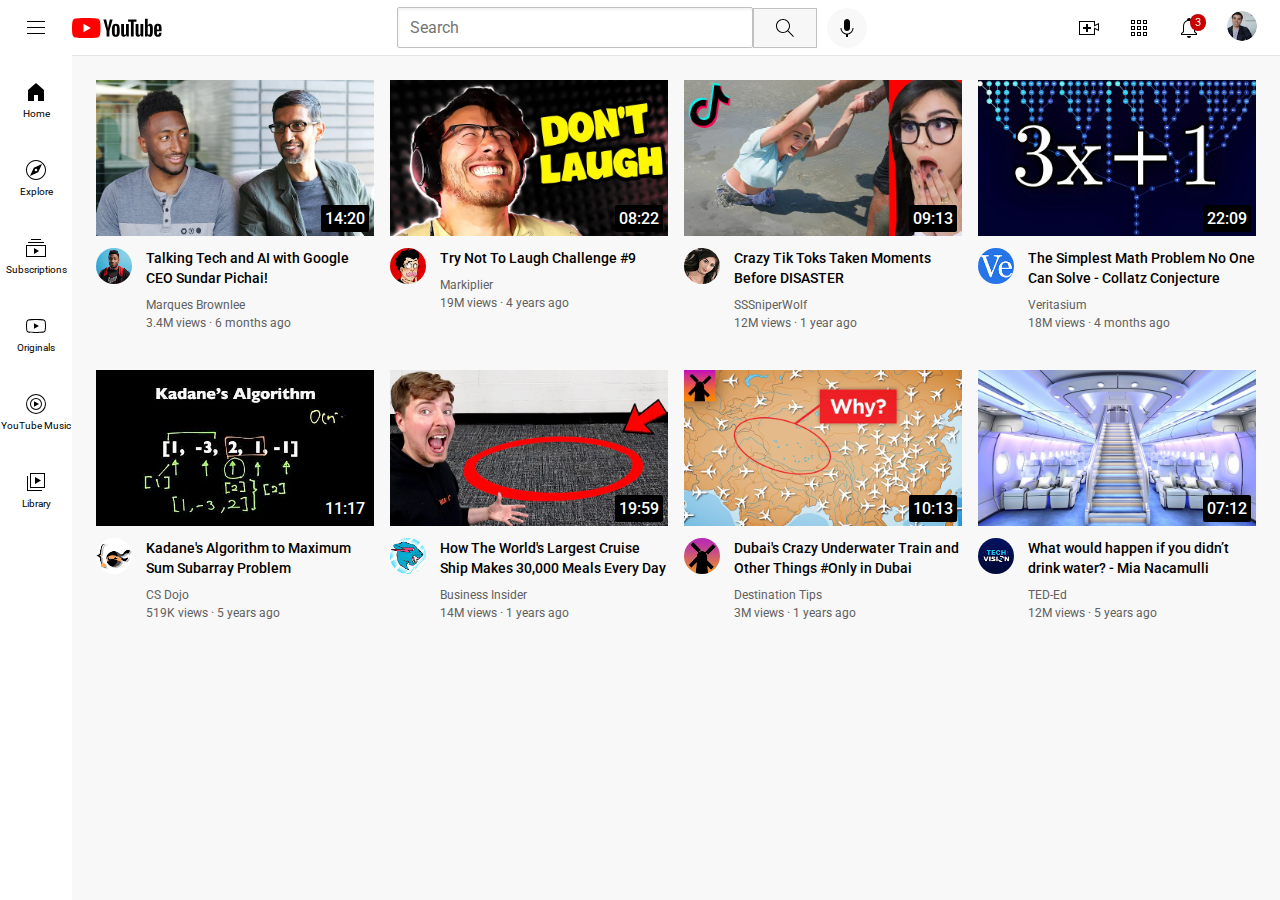
<file: index.html>
<!DOCTYPE html>
<html lang="en">
    <head>
        <title>youtube.com Clone</title>
        <link rel="preconnect" href="https://fonts.googleapis.com">
        <link rel="preconnect" href="https://fonts.gstatic.com" crossorigin>
        <link href="https://fonts.googleapis.com/css2?family=Roboto:ital,wght@0,100..900;1,100..900&display=swap" rel="stylesheet">
        
        <link rel="stylesheet" href="styles/general.css">
        <link rel="stylesheet" href="styles/video.css">
        <link rel="stylesheet" href="styles/header.css">
        <link rel="stylesheet" href="styles/sidebar.css">
    </head>
    <body>
        <header class="header">
            <div class="left-section">
                <img class="hamburger-menu" src="icons/hamburger-menu.svg">
                <img class="youtube-logo" src="icons/youtube-logo.svg">
            </div>
            <div class="middle-section">
                <input class="search-bar" type="text" placeholder="Search">
                <button class="search-button">
                    <img class="search-icon" src="icons/search.svg">
                    <div class="tooltip">Search</div>
                </button>
                <button class="voice-button">
                    <img class="voice-icon" src="icons/voice-search-icon.svg">
                    <div class="tooltip">search with your voice</div>
                </button>
            </div>
            <div class="right-section">
                <div class="create-container">
                    <img class="create-icon" src="icons/upload.svg"> 
                    <div class="tooltip">Create</div>
                </div>
                <div class="ytapps-container">
                    <img class="ytapps-icon" src="icons/youtube-apps.svg"> 
                    <div class="tooltip">YouTube Apps</div>
                </div>
                <div class="notification-icon-container">
                    <img class="notification-icon" src="icons/notifications.svg"> 
                    <div class="notification-no">
                        3
                    </div>
                    <div class="tooltip">Notifications</div>
                </div>
                <div class="profile-container">
                    <img class="profile-icon" src="channel-pictures/my-channel.jpeg"> 
                </div>
            </div>
        </header>
        <nav class="sidebar">
            <div class="sidebar-link">
                <img class="home-icon" src="icons/home.svg">
                <div>Home</div>
            </div>
            <div class="sidebar-link">
                <img class="explore-icon" src="icons/explore.svg">
                <div>Explore</div>
            </div>
            <div class="sidebar-link">
                <img class="subscription-icon" src="icons/subscriptions.svg">
                <div>Subscriptions</div>
            </div>
            <div class="sidebar-link">
                <img class="originals-icon" src="icons/originals.svg">
                <div>Originals</div>
            </div>
            <div class="sidebar-link">
                <img class="ytmusic-icon" src="icons/youtube-music.svg">
                <div>YouTube Music</div>
            </div>
            <div class="sidebar-link">
                <img class="library-icon" src="icons/library.svg">
                <div>Library</div>
            </div>
        </nav>
        <main>
            <section class="video-grid">
                <div class="video-preview">
                    <div class="thumbnail-row">
                        <img class="thumbnail" src="thumbnails/thumbnail-1.webp">
                        <div class="video-time">14:20</div>
                    </div>
                    <div class="video-info-grid">
                        <div class="channel-profile">
                            <img class="channel-picture"src="channel-pictures/channel-1.jpeg">
                        </div>
                        <div class="channel-info">
                            <p class="video-title">
                                Talking Tech and AI with Google CEO Sundar Pichai!
                            </p>
                            <p class="video-author">
                                Marques Brownlee
                            </p>
                            <p class="video-stats">
                                3.4M views &middot; 6 months ago
                            </p> 
                        </div>
                    </div>
                
                </div>
                <div class="video-preview">
                    <div class="thumbnail-row">
                        <img class="thumbnail" src="thumbnails/thumbnail-2.webp">
                        <div class="video-time">08:22</div>
                    </div>
                    <div class="video-info-grid">
                        <div class="channel-profile">
                            <img class="channel-picture"src="channel-pictures/channel-2.jpeg">
                        </div>
                        <div class="channel-info">
                            <p class="video-title">
                                Try Not To Laugh Challenge #9
                            <p class="video-author">
                                Markiplier
                            </p>
                            <p class="video-stats">
                                19M views &middot; 4 years ago
                            </p> 
                        </div>
                    </div>           
                </div>
                <div class="video-preview">
                    <div class="thumbnail-row">
                        <img class="thumbnail" src="thumbnails/thumbnail-3.webp">
                        <div class="video-time">09:13</div>
                    </div>
                    <div class="video-info-grid">
                        <div class="channel-profile">
                            <img class="channel-picture"src="channel-pictures/channel-3.jpeg">
                        </div>
                        <div class="channel-info">
                            <p class="video-title">
                                Crazy Tik Toks Taken Moments Before DISASTER
                            </p>
                            <p class="video-author">
                                SSSniperWolf
                            </p>
                            <p class="video-stats">
                                12M views &middot; 1 year ago
                            </p> 
                        </div>
                    </div>
                
                </div>
                <div class="video-preview">
                    <div class="thumbnail-row">
                        <img class="thumbnail" src="thumbnails/thumbnail-4.webp">
                        <div class="video-time">22:09</div>
                    </div>
                    <div class="video-info-grid">
                        <div class="channel-profile">
                            <img class="channel-picture"src="channel-pictures/channel-4.jpeg">
                        </div>
                        <div class="channel-info">
                            <p class="video-title">
                                The Simplest Math Problem No One Can Solve - Collatz Conjecture
                            <p class="video-author">
                                Veritasium
                            </p>
                            <p class="video-stats">
                                18M views &middot; 4 months ago
                            </p> 
                        </div>
                    </div>           
                </div>
                <div class="video-preview">
                    <div class="thumbnail-row">
                        <img class="thumbnail" src="thumbnails/thumbnail-5.webp">
                        <div class="video-time">11:17</div>
                    </div>
                    <div class="video-info-grid">
                        <div class="channel-profile">
                            <img class="channel-picture"src="channel-pictures/channel-5.jpeg">
                        </div>
                        <div class="channel-info">
                            <p class="video-title">
                                Kadane's Algorithm to Maximum Sum Subarray Problem
                            </p>
                            <p class="video-author">
                                CS Dojo
                            </p>
                            <p class="video-stats">
                                519K views &middot; 5 years ago
                            </p> 
                        </div>
                    </div>
                
                </div>
                <div class="video-preview">
                    <div class="thumbnail-row">
                        <img class="thumbnail" src="thumbnails/thumbnail-6.webp">
                        <div class="video-time">19:59</div>
                    </div>
                    <div class="video-info-grid">
                        <div class="channel-profile">
                            <img class="channel-picture"src="channel-pictures/channel-6.jpeg">
                        </div>
                        <div class="channel-info">
                            <p class="video-title">
                                How The World's Largest Cruise Ship Makes 30,000 Meals Every Day

                            <p class="video-author">
                                Business Insider
                            </p>
                            <p class="video-stats">
                                14M views &middot; 1 years ago
                            </p> 
                        </div>
                    </div>           
                </div> 
                <div class="video-preview">
                    <div class="thumbnail-row">
                        <img class="thumbnail" src="thumbnails/thumbnail-7.webp">
                        <div class="video-time">10:13</div>
                    </div>
                    <div class="video-info-grid">
                        <div class="channel-profile">
                            <img class="channel-picture"src="channel-pictures/channel-7.jpeg">
                        </div>
                        <div class="channel-info">
                            <p class="video-title">
                                Dubai's Crazy Underwater Train and Other Things #Only in Dubai
                            </p>
                            <p class="video-author">
                                Destination Tips
                            </p>
                            <p class="video-stats">
                                3M views &middot; 1 years ago
                            </p> 
                        </div>
                    </div>
                
                </div>
                <div class="video-preview">
                    <div class="thumbnail-row">
                        <img class="thumbnail" src="thumbnails/thumbnail-8.webp">
                        <div class="video-time">07:12</div>
                    </div>
                    <div class="video-info-grid">
                        <div class="channel-profile">
                            <img class="channel-picture"src="channel-pictures/channel-8.jpeg">
                        </div>
                        <div class="channel-info">
                            <p class="video-title">
                                What would happen if you didn’t drink water? - Mia Nacamulli
                            <p class="video-author">
                                TED-Ed

                            </p>
                            <p class="video-stats">
                                12M views &middot; 5 years ago
                            </p> 
                        </div>
                    </div>           
                </div>               
            </section>
        </main>
    </body>
</html>
</file>
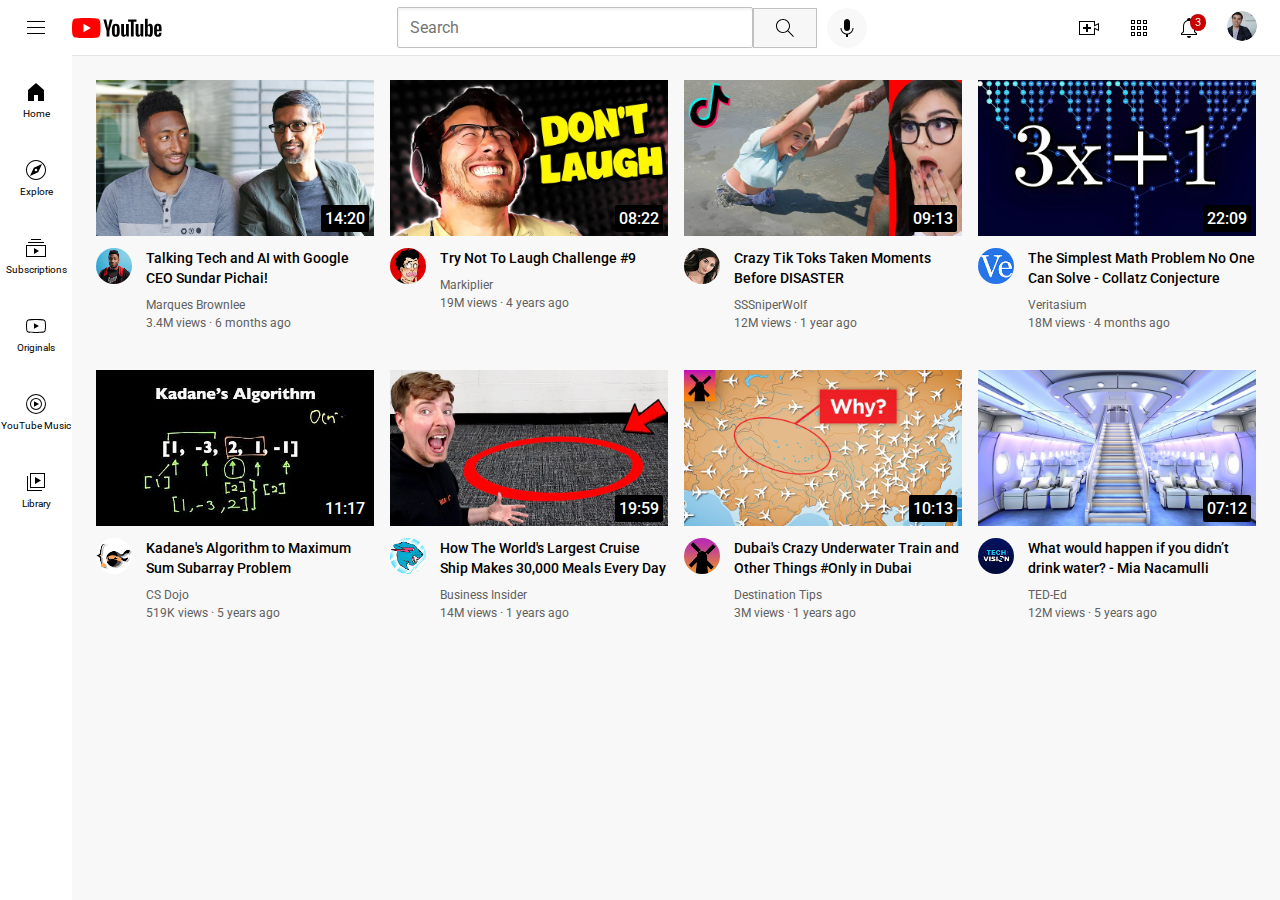
<file: youtube.html>
<!DOCTYPE html>
<html>
    <head>
        <title>youtube.com Clone</title>
        <link rel="preconnect" href="https://fonts.googleapis.com">
        <link rel="preconnect" href="https://fonts.gstatic.com" crossorigin>
        <link href="https://fonts.googleapis.com/css2?family=Roboto:ital,wght@0,100..900;1,100..900&display=swap" rel="stylesheet">
        
        <link rel="stylesheet" href="styles/general.css">
        <link rel="stylesheet" href="styles/video.css">
        <link rel="stylesheet" href="styles/header.css">
        <link rel="stylesheet" href="styles/sidebar.css">
    </head>
    <body>
        <header class="header">
            <div class="left-section">
                <img class="hamburger-menu" src="icons/hamburger-menu.svg">
                <img class="youtube-logo" src="icons/youtube-logo.svg">
            </div>
            <div class="middle-section">
                <input class="search-bar" type="text" placeholder="Search">
                <button class="search-button">
                    <img class="search-icon" src="icons/search.svg">
                    <div class="tooltip">Search</div>
                </button>
                <button class="voice-button">
                    <img class="voice-icon" src="icons/voice-search-icon.svg">
                    <div class="tooltip">search with your voice</div>
                </button>
            </div>
            <div class="right-section">
                <div class="create-container">
                    <img class="create-icon" src="icons/upload.svg"> 
                    <div class="tooltip">Create</div>
                </div>
                <div class="ytapps-container">
                    <img class="ytapps-icon" src="icons/youtube-apps.svg"> 
                    <div class="tooltip">YouTube Apps</div>
                </div>
                <div class="notification-icon-container">
                    <img class="notification-icon" src="icons/notifications.svg"> 
                    <div class="notification-no">
                        3
                    </div>
                    <div class="tooltip">Notifications</div>
                </div>
                <div class="profile-container">
                    <img class="profile-icon" src="channel-pictures/my-channel.jpeg"> 
                </div>
            </div>
        </header>
        <nav class="sidebar">
            <div class="sidebar-link">
                <img class="home-icon" src="icons/home.svg">
                <div>Home</div>
            </div>
            <div class="sidebar-link">
                <img class="explore-icon" src="icons/explore.svg">
                <div>Explore</div>
            </div>
            <div class="sidebar-link">
                <img class="subscription-icon" src="icons/subscriptions.svg">
                <div>Subscriptions</div>
            </div>
            <div class="sidebar-link">
                <img class="originals-icon" src="icons/originals.svg">
                <div>Originals</div>
            </div>
            <div class="sidebar-link">
                <img class="ytmusic-icon" src="icons/youtube-music.svg">
                <div>YouTube Music</div>
            </div>
            <div class="sidebar-link">
                <img class="library-icon" src="icons/library.svg">
                <div>Library</div>
            </div>
        </nav>
        <main>
            <section class="video-grid">
                <div class="video-preview">
                    <div class="thumbnail-row">
                        <img class="thumbnail" src="thumbnails/thumbnail-1.webp">
                        <div class="video-time">14:20</div>
                    </div>
                    <div class="video-info-grid">
                        <div class="channel-profile">
                            <img class="channel-picture"src="channel-pictures/channel-1.jpeg">
                        </div>
                        <div class="channel-info">
                            <p class="video-title">
                                Talking Tech and AI with Google CEO Sundar Pichai!
                            </p>
                            <p class="video-author">
                                Marques Brownlee
                            </p>
                            <p class="video-stats">
                                3.4M views &middot; 6 months ago
                            </p> 
                        </div>
                    </div>
                
                </div>
                <div class="video-preview">
                    <div class="thumbnail-row">
                        <img class="thumbnail" src="thumbnails/thumbnail-2.webp">
                        <div class="video-time">08:22</div>
                    </div>
                    <div class="video-info-grid">
                        <div class="channel-profile">
                            <img class="channel-picture"src="channel-pictures/channel-2.jpeg">
                        </div>
                        <div class="channel-info">
                            <p class="video-title">
                                Try Not To Laugh Challenge #9
                            <p class="video-author">
                                Markiplier
                            </p>
                            <p class="video-stats">
                                19M views &middot; 4 years ago
                            </p> 
                        </div>
                    </div>           
                </div>
                <div class="video-preview">
                    <div class="thumbnail-row">
                        <img class="thumbnail" src="thumbnails/thumbnail-3.webp">
                        <div class="video-time">09:13</div>
                    </div>
                    <div class="video-info-grid">
                        <div class="channel-profile">
                            <img class="channel-picture"src="channel-pictures/channel-3.jpeg">
                        </div>
                        <div class="channel-info">
                            <p class="video-title">
                                Crazy Tik Toks Taken Moments Before DISASTER
                            </p>
                            <p class="video-author">
                                SSSniperWolf
                            </p>
                            <p class="video-stats">
                                12M views &middot; 1 year ago
                            </p> 
                        </div>
                    </div>
                
                </div>
                <div class="video-preview">
                    <div class="thumbnail-row">
                        <img class="thumbnail" src="thumbnails/thumbnail-4.webp">
                        <div class="video-time">22:09</div>
                    </div>
                    <div class="video-info-grid">
                        <div class="channel-profile">
                            <img class="channel-picture"src="channel-pictures/channel-4.jpeg">
                        </div>
                        <div class="channel-info">
                            <p class="video-title">
                                The Simplest Math Problem No One Can Solve - Collatz Conjecture
                            <p class="video-author">
                                Veritasium
                            </p>
                            <p class="video-stats">
                                18M views &middot; 4 months ago
                            </p> 
                        </div>
                    </div>           
                </div>
                <div class="video-preview">
                    <div class="thumbnail-row">
                        <img class="thumbnail" src="thumbnails/thumbnail-5.webp">
                        <div class="video-time">11:17</div>
                    </div>
                    <div class="video-info-grid">
                        <div class="channel-profile">
                            <img class="channel-picture"src="channel-pictures/channel-5.jpeg">
                        </div>
                        <div class="channel-info">
                            <p class="video-title">
                                Kadane's Algorithm to Maximum Sum Subarray Problem
                            </p>
                            <p class="video-author">
                                CS Dojo
                            </p>
                            <p class="video-stats">
                                519K views &middot; 5 years ago
                            </p> 
                        </div>
                    </div>
                
                </div>
                <div class="video-preview">
                    <div class="thumbnail-row">
                        <img class="thumbnail" src="thumbnails/thumbnail-6.webp">
                        <div class="video-time">19:59</div>
                    </div>
                    <div class="video-info-grid">
                        <div class="channel-profile">
                            <img class="channel-picture"src="channel-pictures/channel-6.jpeg">
                        </div>
                        <div class="channel-info">
                            <p class="video-title">
                                How The World's Largest Cruise Ship Makes 30,000 Meals Every Day

                            <p class="video-author">
                                Business Insider
                            </p>
                            <p class="video-stats">
                                14M views &middot; 1 years ago
                            </p> 
                        </div>
                    </div>           
                </div> 
                <div class="video-preview">
                    <div class="thumbnail-row">
                        <img class="thumbnail" src="thumbnails/thumbnail-7.webp">
                        <div class="video-time">10:13</div>
                    </div>
                    <div class="video-info-grid">
                        <div class="channel-profile">
                            <img class="channel-picture"src="channel-pictures/channel-7.jpeg">
                        </div>
                        <div class="channel-info">
                            <p class="video-title">
                                Dubai's Crazy Underwater Train and Other Things #Only in Dubai
                            </p>
                            <p class="video-author">
                                Destination Tips
                            </p>
                            <p class="video-stats">
                                3M views &middot; 1 years ago
                            </p> 
                        </div>
                    </div>
                
                </div>
                <div class="video-preview">
                    <div class="thumbnail-row">
                        <img class="thumbnail" src="thumbnails/thumbnail-8.webp">
                        <div class="video-time">07:12</div>
                    </div>
                    <div class="video-info-grid">
                        <div class="channel-profile">
                            <img class="channel-picture"src="channel-pictures/channel-8.jpeg">
                        </div>
                        <div class="channel-info">
                            <p class="video-title">
                                What would happen if you didn’t drink water? - Mia Nacamulli
                            <p class="video-author">
                                TED-Ed

                            </p>
                            <p class="video-stats">
                                12M views &middot; 5 years ago
                            </p> 
                        </div>
                    </div>           
                </div>               
            </section>
        </main>
    </body>
</html>
</file>
<file: styles/general.css>
p{
    font-family: Roboto, Arial;
    margin-top: 0;
    margin-bottom: 0;
}
body{
    margin: 0;
    padding-top: 80px;
    padding-left: 96px;
    padding-right: 24px;
    background-color: rgb(248, 248, 248);
}
</file>
<file: styles/video.css>
.thumbnail{
    width: 100%;
}
.video-title{
    margin-bottom: 10px;
    font-size: 14px;
    font-weight: 500;
    line-height: 20px ;
}
.video-author{
                
    font-size: 12px;
    color: rgb(96, 96, 96);
     margin-bottom: 4px;
}
.video-stats{
                
    color: rgb(96, 96, 96);
    font-size: 12px;
}
.channel-picture{
    width: 36px;
    border-radius: 50px;
}
.thumbnail-row{
    margin-bottom: 8px;
    position: relative;
}
.video-info-grid{
    display: grid;
    grid-template-columns: 50px 1fr;
}
.video-grid{
    display: grid;
    grid-template-columns: 1fr 1fr 1fr;
    column-gap: 16px;
    row-gap: 40px;
}
@media (max-width: 750px) {
    .video-grid{
        grid-template-columns: 1fr 1fr;
    }
}
@media (min-width: 751px) and (max-width:999px) {
    .video-grid{
        grid-template-columns: 1fr 1fr 1fr;
    }
}
@media (min-width: 1000px) {
    .video-grid{
        grid-template-columns: 1fr 1fr 1fr 1fr;
    }
}
.video-time{
    background-color: black;
    color: white;
    position: absolute;
    bottom: 8px;
    right: 5px;
    font-family: Roboto,Arial;
    font-variant-position: 12px;
    font-weight: 500;
    padding: 4px;
    border-radius: 2px;
}
</file>
<file: styles/header.css>
.header{
    height: 55px;
    display: flex;
    flex-direction: row;
    justify-content: space-between;
    position: fixed;
    top: 0;
    left: 0;
    right: 0;
    background-color: white;
    border-bottom-width: 1px;
    border-bottom-style: solid;
    border-bottom-color: rgb(228, 228, 228);
    z-index: 100;
}

.left-section{
    display: flex;
    align-items: center;
}
.middle-section{    
    flex: 1;
    max-width: 470px;
    margin-left: 60px;
    margin-right: 35px;
    display: flex;
    align-items: center;
}
.right-section{
    width:180px;
    display: flex;
    align-items: center;
    justify-content: space-between;
    margin-right: 23px;
    flex-shrink: 0;
}
.hamburger-menu{
    width: 24px;
    margin-left: 24px;
    margin-right: 24px;
}
.youtube-logo{
    width: 90px;
}
.search-bar{
    flex: 1;
    height: 37px;
    font-size: 16px;
    border: 1px solid rgb(192, 192, 192);
    border-radius: 2px;
    box-shadow: inset 1px 2px 3px rgba(0, 0, 0, 0.05);
    width: 0;
}
.search-bar::placeholder{
    font-family: Roboto, Arial;
    font-size: 16px;
    padding-left: 10px;

}
.search-icon{
    height: 24px;
    width: 30px;

    
}
.voice-icon{
    height: 24px;
}
.search-button{
    height: 40px;
    width: 64px;
    background-color: rgb(247, 247, 247);
    border-width: 1px;
    border-style: solid;
    border-color: rgb(192, 192, 192);
    margin-right: 10px;
    position: relative;

    
}
.voice-button{
    height: 40px;
    width: 40px;
    background-color: rgb(248, 248, 248);
    border: none;
    border-radius: 20px;
    

}
.create-icon{
    height: 24px;
}
.ytapps-icon{
    height: 24px;
}
.notification-icon{
    height: 24px;

}
.profile-icon{
    height: 30px;
    width: 30px;
    border-radius: 16px;
}
.notification-icon-container{
    position: relative;
}
.notification-no{
    position: absolute;
    background-color: rgb(200, 0, 0);
    color: white;
    border-radius: 10px;
    top: -2px;
    right: -5px;
    font-family: Roboto, Arial;
    font-size: 11px;
    padding-top: 2px;
    padding-bottom: 2px;
    padding-left: 5px;
    padding-right: 5px;
}
.search-button .tooltip,
.voice-button .tooltip,
.create-container .tooltip,
.ytapps-container .tooltip,
.notification-icon-container .tooltip{
    font-family: Roboto, Arial;
    position: absolute;
    background-color: gray;
    color: white;
    padding-top: 4px;
    padding-bottom: 4px;
    padding-left: 8px;
    padding-right: 8px;
    border-radius: 4px;
    bottom: -30px;
    opacity: 0;
    transition: opacity 0.15s;
    pointer-events: none;
    white-space: nowrap;
    font-size: 14px;
}
.search-button:hover .tooltip,
.voice-button:hover .tooltip,
.create-container:hover .tooltip,
.ytapps-container:hover .tooltip,
.notification-icon-container:hover .tooltip{
    opacity: 1;
}
.search-button,
.voice-button,
.create-container,
.ytapps-container,
.notification-icon-container{
    position: relative;
    display: flex;
    justify-content: center;
    align-items: center;
}
</file>
<file: styles/sidebar.css>
.sidebar{
    position: fixed;
    background-color: white;
    bottom: 0;
    left: 0;
    width: 72px;
    top: 55px;
    z-index: 200;
    padding-top: 5px;
}
.sidebar-link{
    height: 78px;
    display: flex;
    justify-content: center;
    align-items: center;
    flex-direction: column;
    cursor: pointer;
}
.sidebar-link:hover{
    background-color: rgb(235, 235, 235);
}
.sidebar-link img{
    height: 24px;
    margin-bottom: 4px;
}
.sidebar-link div{
    font-family: Roboto, Arial;
    font-size: 10px;
}
</file>
